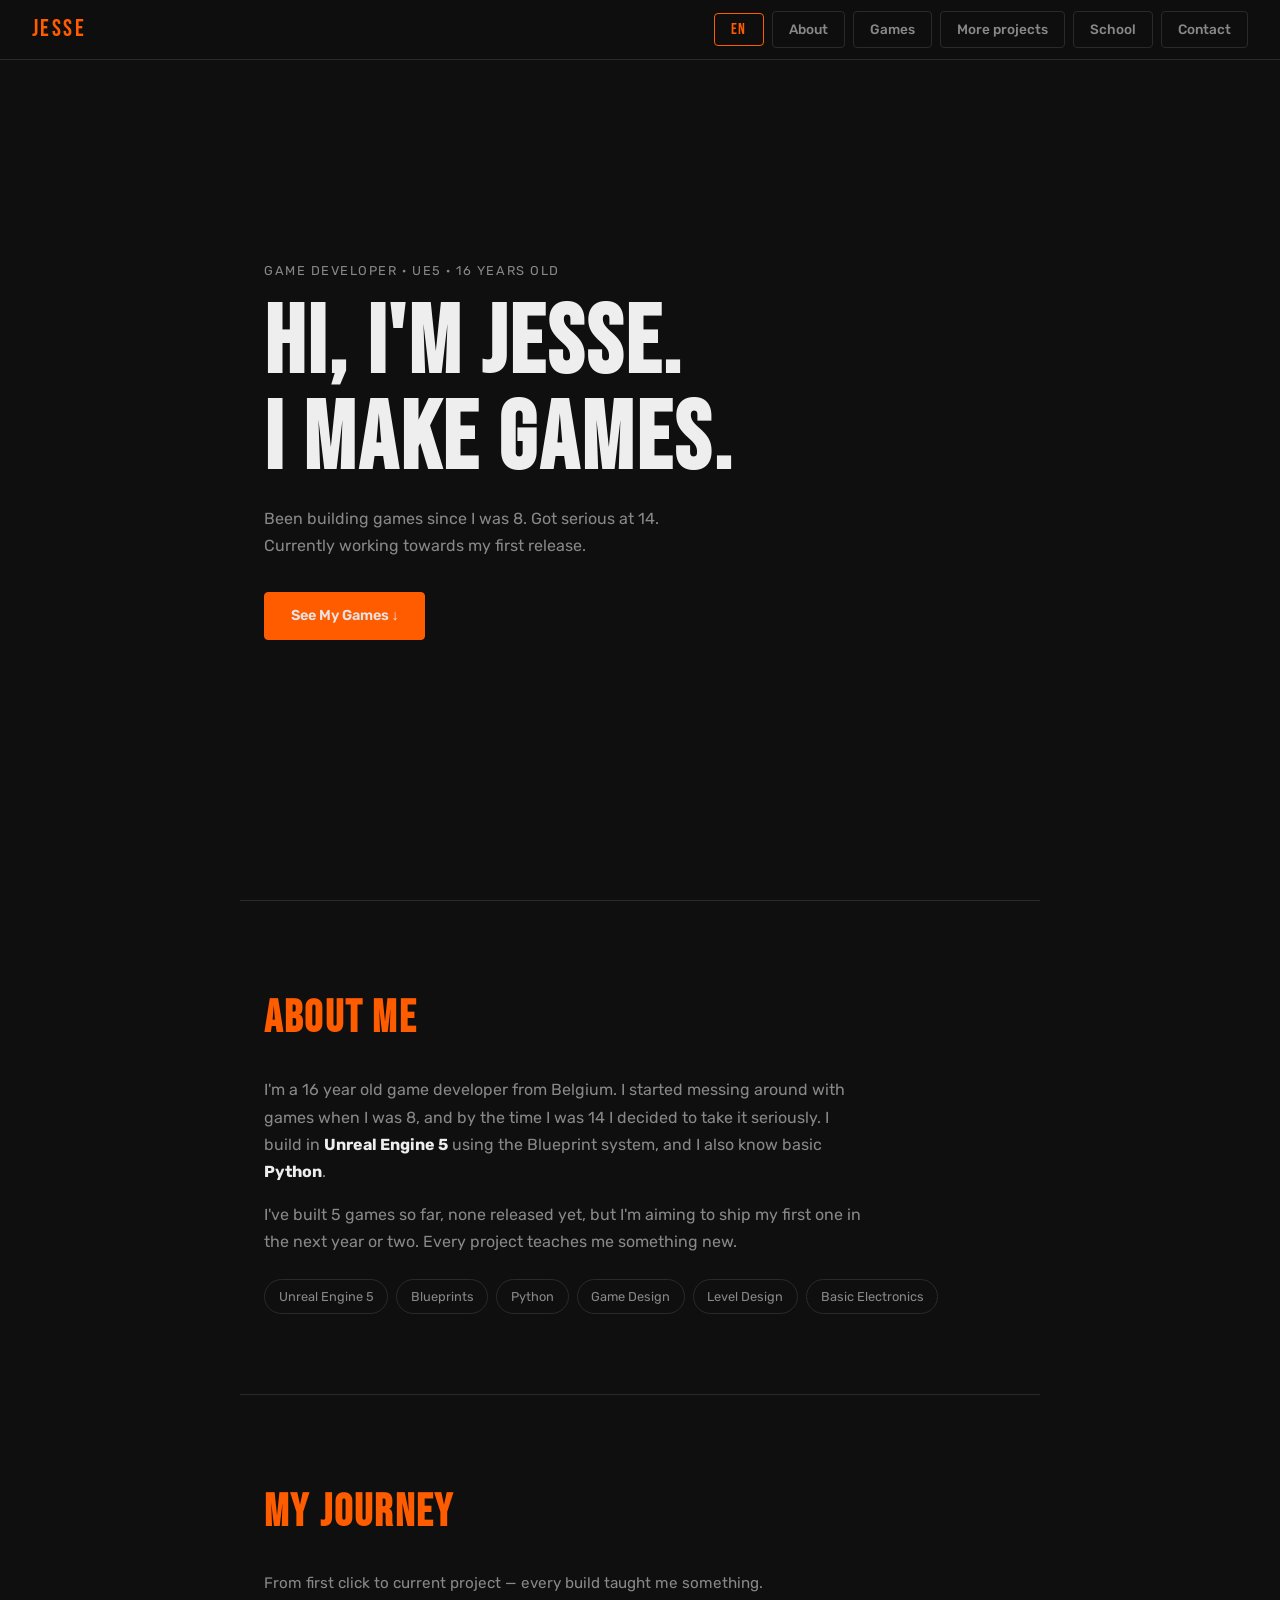
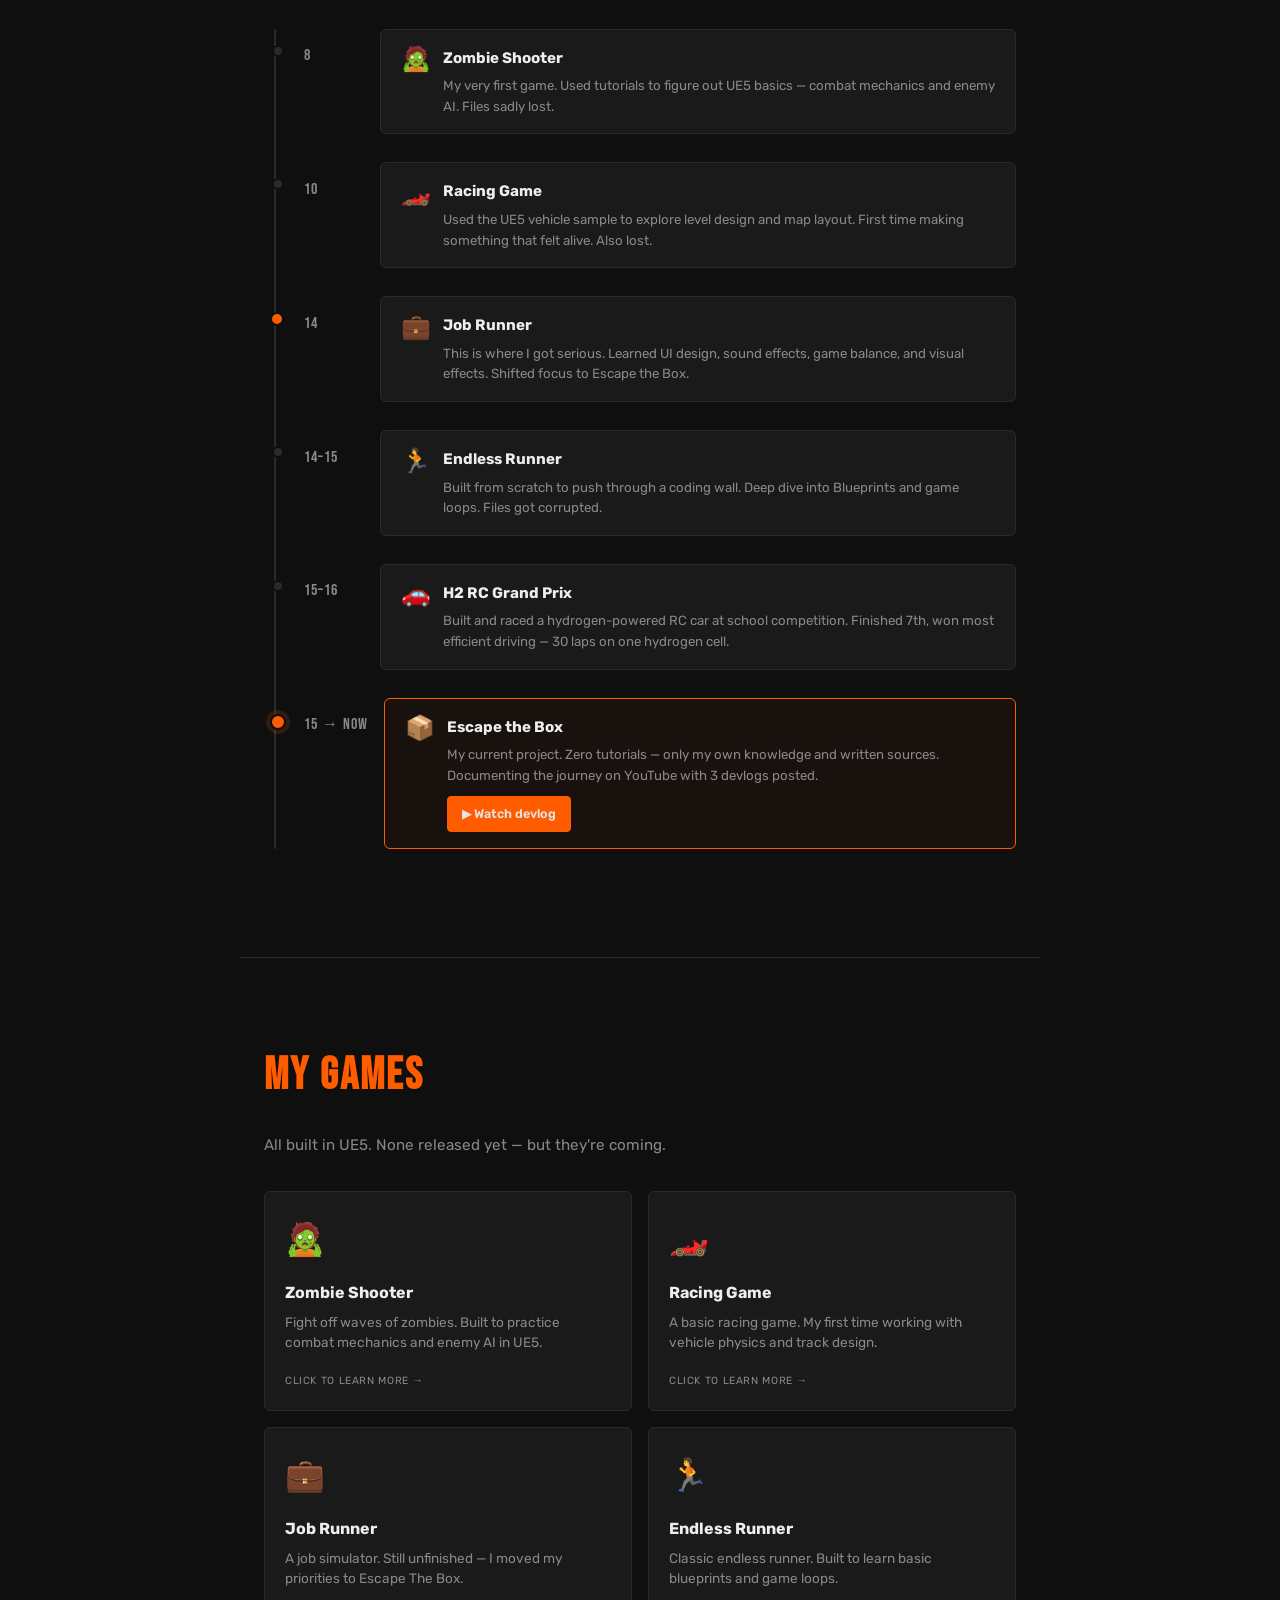
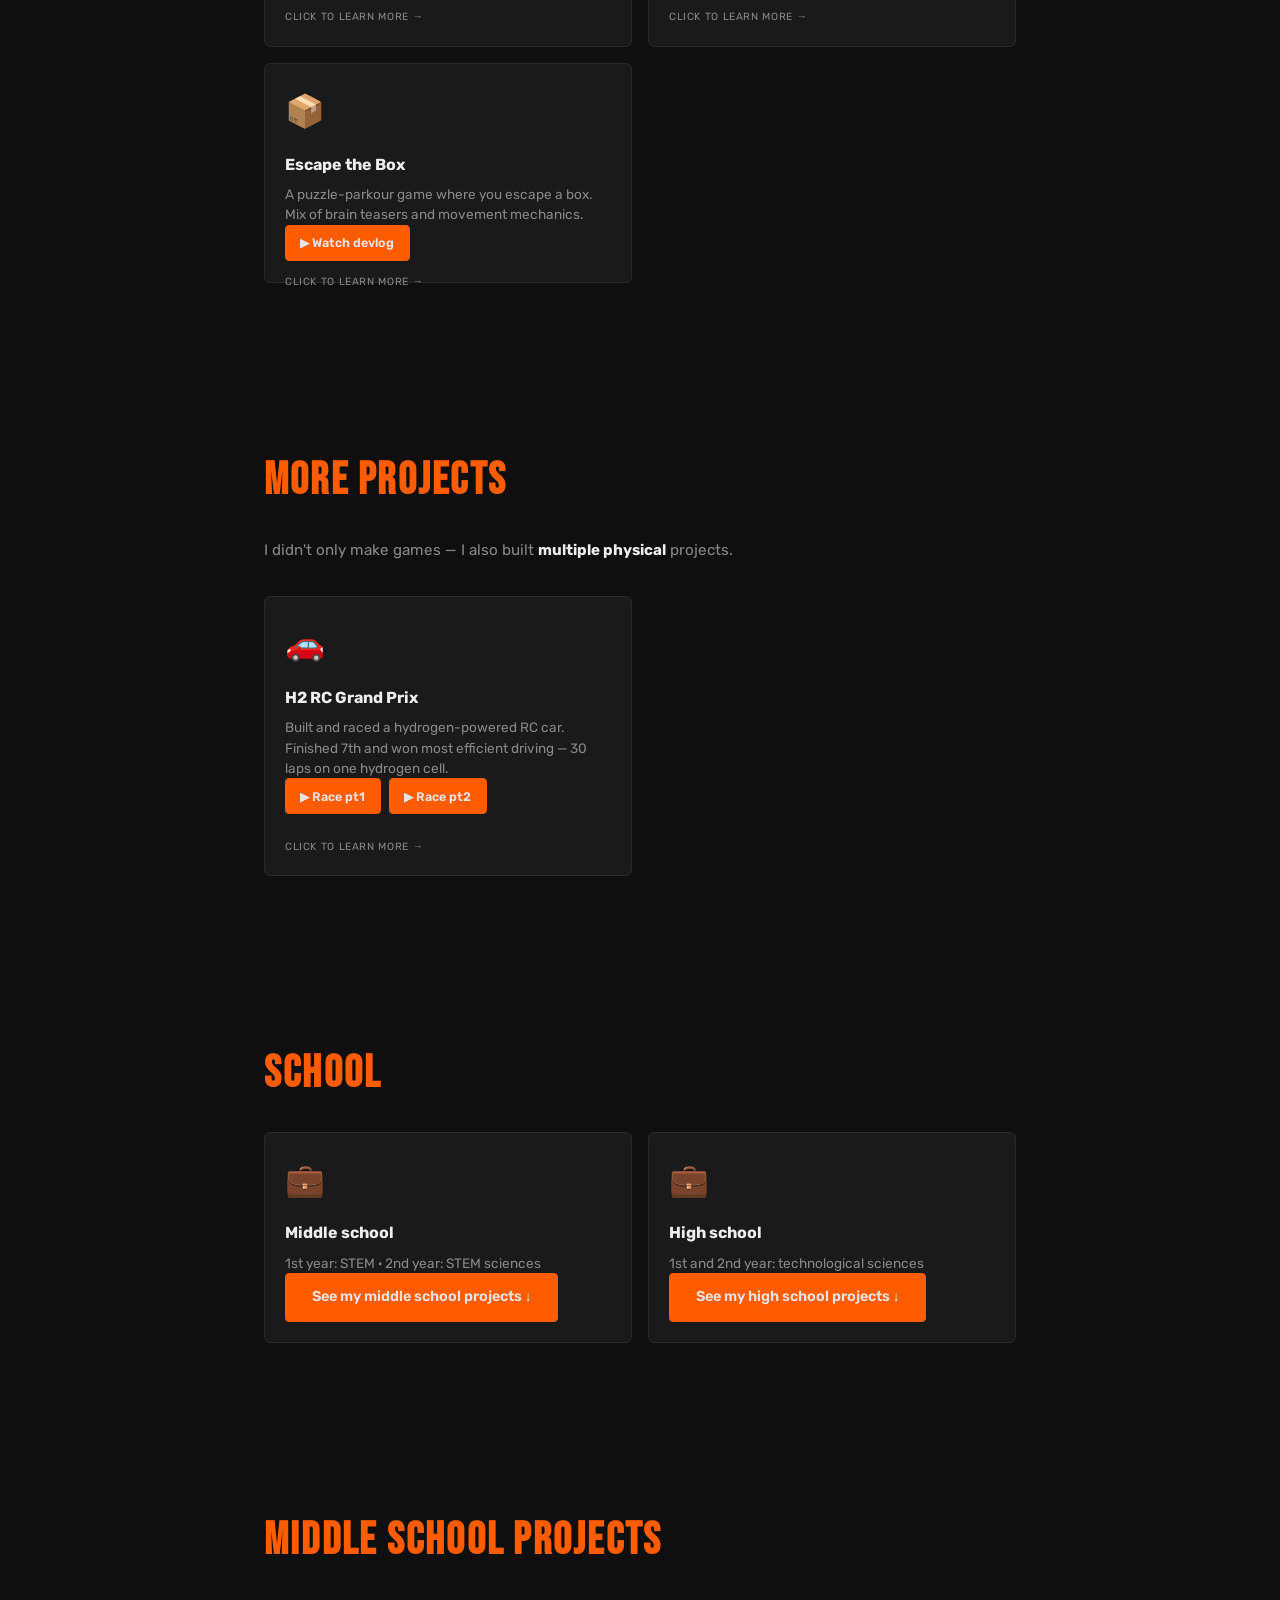
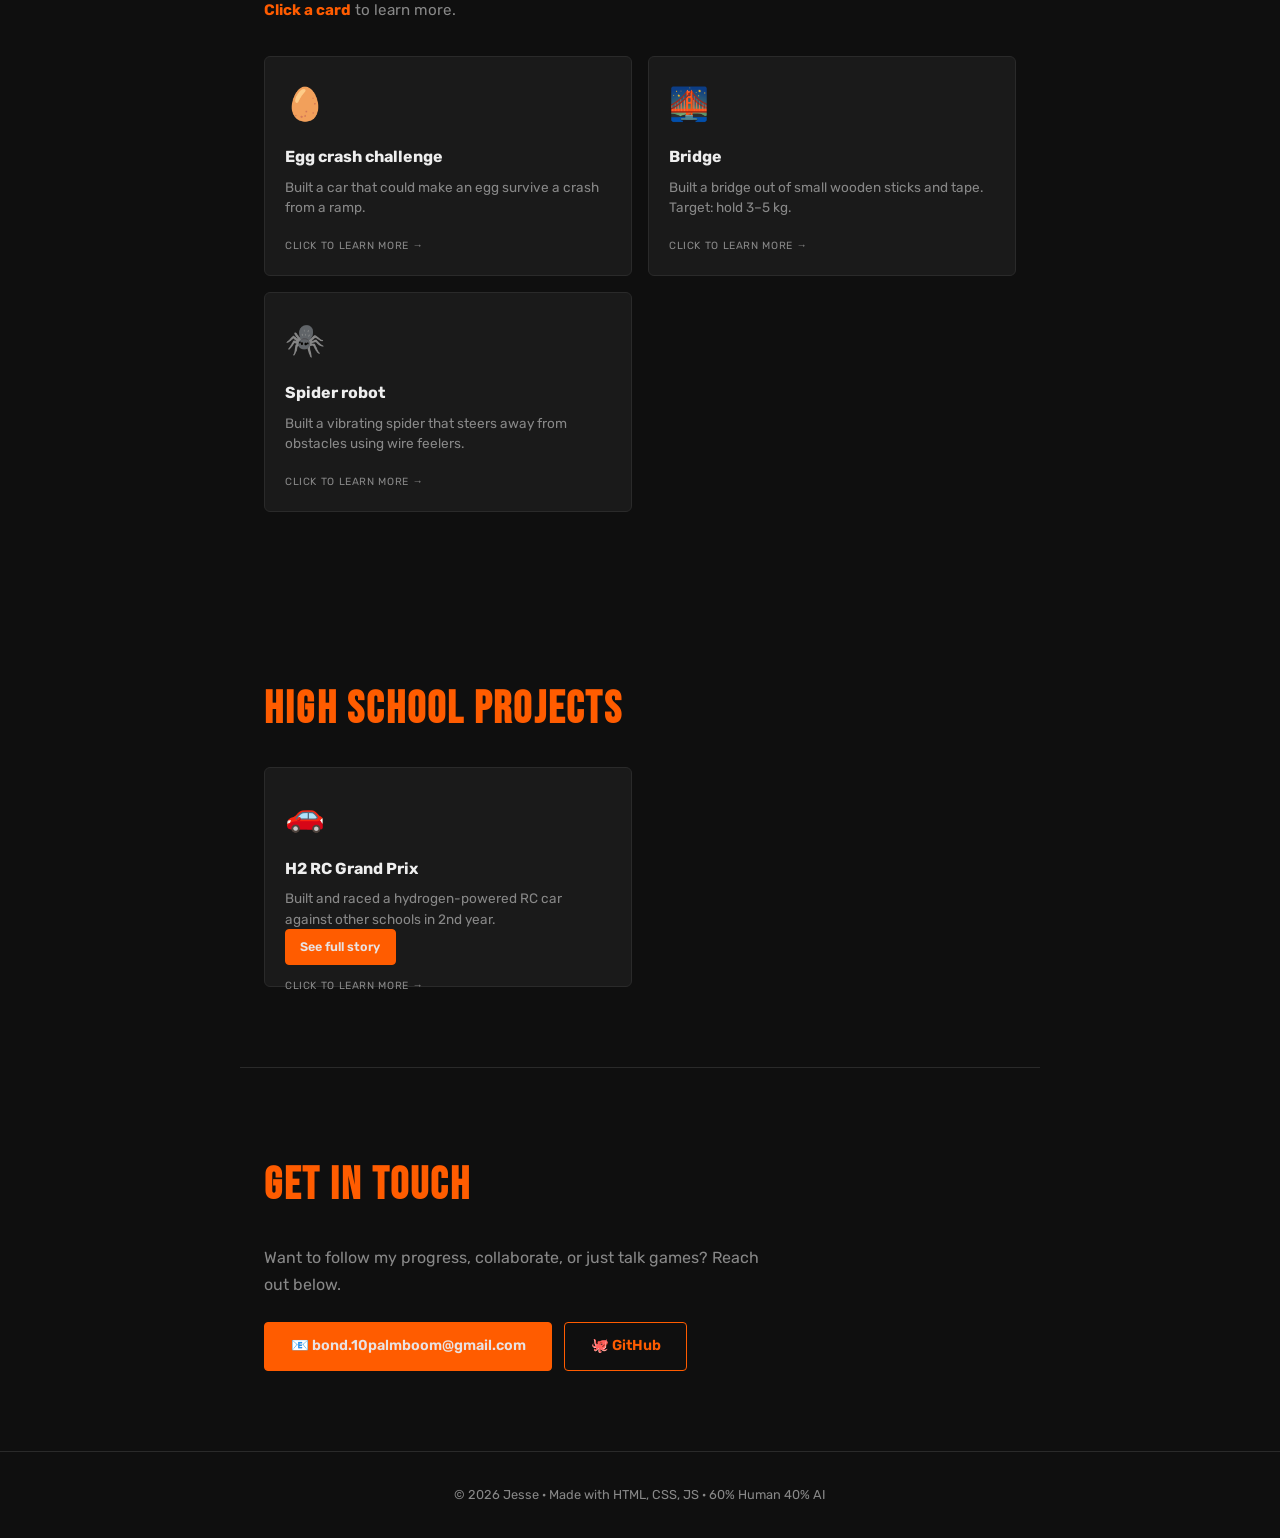
<file: index.html>
<!DOCTYPE html>
<html lang="en">
<head>
  <meta charset="UTF-8" />
  <meta name="viewport" content="width=device-width, initial-scale=1.0"/>
  <title>Jesse Portfolio</title>
  <link href="https://fonts.googleapis.com/css2?family=Bebas+Neue&family=Rubik:wght@300;400;500;700&display=swap" rel="stylesheet"/>
  <link rel="stylesheet" href="styles.css"/>
  <link rel="stylesheet" href="devlog.css"/>
</head>
<body>

  <!-- ========== NAVBAR ========== -->
  <nav>
    <div class="logo">JESSE</div>
    <!-- nav-right: hamburger (mobile only) + language button -->
    <div class="nav-right" style="display:flex;align-items:center;gap:0.5rem;margin-left:auto">
      <button class="hamburger" id="hamburger" aria-label="Open menu">
        <span></span><span></span><span></span>
      </button>
      <button class="lang-btn" id="lang-toggle" aria-label="Switch language">
        <span class="lang-label">EN</span>
      </button>
    </div>
    <div class="nav-links">
      <a href="#about"   data-i18n="nav_about">About</a>
      <a href="#games"   data-i18n="nav_games">Games</a>
      <a href="#more"    data-i18n="nav_more">More projects</a>
      <a href="#school"  data-i18n="nav_school">School</a>
      <a href="#contact" data-i18n="nav_contact">Contact</a>
    </div>
  </nav>

  <!-- ========== HERO ========== -->
  <section id="hero">
    <p class="hero-label" data-i18n="hero_label">Game Developer · UE5 · 16 years old</p>
    <h1 data-i18n="hero_h1">Hi, I'm Jesse.<br/>I make games.</h1>
    <p class="hero-sub" data-i18n="hero_sub">
      Been building games since I was 8. Got serious at 14.<br/>
      Currently working towards my first release.
    </p>
    <a href="#games" class="btn" data-i18n="hero_cta">See My Games ↓</a>
  </section>

  <!-- ========== ABOUT ========== -->
  <section id="about">
    <h2 data-i18n="about_title">About Me</h2>
    <p data-i18n="about_p1">
      I'm a 16 year old game developer from Belgium. I started messing around with
      games when I was 8, and by the time I was 14 I decided to take it seriously.
      I build in <strong>Unreal Engine 5</strong> using the Blueprint system,
      and I also know basic <strong>Python</strong>.
    </p>
    <p data-i18n="about_p2">
      I've built 5 games so far, none released yet, but I'm aiming to ship my
      first one in the next year or two. Every project teaches me something new.
    </p>

    <div class="tags">
      <span>Unreal Engine 5</span>
      <span>Blueprints</span>
      <span>Python</span>
      <span>Game Design</span>
      <span>Level Design</span>
      <span>Basic Electronics</span>
    </div>
  </section>

  <!-- ========== TIMELINE ========== -->
  <section id="timeline">
    <h2 data-i18n="timeline_title">My Journey</h2>
    <p class="section-sub" data-i18n="timeline_sub">From first click to current project — every build taught me something.</p>

    <div class="timeline">

      <div class="tl-item">
        <div class="tl-dot"></div>
        <div class="tl-age">8</div>
        <div class="tl-card">
          <div class="tl-icon">🧟</div>
          <div class="tl-body">
            <h3 data-i18n="tl1_title">Zombie Shooter</h3>
            <p data-i18n="tl1_desc">My very first game. Used tutorials to figure out UE5 basics — combat mechanics and enemy AI. Files sadly lost.</p>
          </div>
        </div>
      </div>

      <div class="tl-item">
        <div class="tl-dot"></div>
        <div class="tl-age">10</div>
        <div class="tl-card">
          <div class="tl-icon">🏎️</div>
          <div class="tl-body">
            <h3 data-i18n="tl2_title">Racing Game</h3>
            <p data-i18n="tl2_desc">Used the UE5 vehicle sample to explore level design and map layout. First time making something that felt alive. Also lost.</p>
          </div>
        </div>
      </div>

      <div class="tl-item tl-milestone">
        <div class="tl-dot"></div>
        <div class="tl-age">14</div>
        <div class="tl-card">
          <div class="tl-icon">💼</div>
          <div class="tl-body">
            <h3 data-i18n="tl3_title">Job Runner <span class="tl-badge" data-i18n="tl_milestone">Turning point</span></h3>
            <p data-i18n="tl3_desc">This is where I got serious. Learned UI design, sound effects, game balance, and visual effects. Shifted focus to Escape the Box.</p>
          </div>
        </div>
      </div>

      <div class="tl-item">
        <div class="tl-dot"></div>
        <div class="tl-age">14–15</div>
        <div class="tl-card">
          <div class="tl-icon">🏃</div>
          <div class="tl-body">
            <h3 data-i18n="tl4_title">Endless Runner</h3>
            <p data-i18n="tl4_desc">Built from scratch to push through a coding wall. Deep dive into Blueprints and game loops. Files got corrupted.</p>
          </div>
        </div>
      </div>

      <div class="tl-item">
        <div class="tl-dot"></div>
        <div class="tl-age">15–16</div>
        <div class="tl-card">
          <div class="tl-icon">🚗</div>
          <div class="tl-body">
            <h3 data-i18n="tl5_title">H2 RC Grand Prix</h3>
            <p data-i18n="tl5_desc">Built and raced a hydrogen-powered RC car at school competition. Finished 7th, won most efficient driving — 30 laps on one hydrogen cell.</p>
          </div>
        </div>
      </div>

      <div class="tl-item tl-active">
        <div class="tl-dot"></div>
        <div class="tl-age" data-i18n="tl_now">15-now</div>
        <div class="tl-card">
          <div class="tl-icon">📦</div>
          <div class="tl-body">
            <h3 data-i18n="tl6_title">Escape the Box <span class="wip" data-i18n="tl_wip">In Progress</span></h3>
            <p data-i18n="tl6_desc">My current project. Zero tutorials — only my own knowledge and written sources. Documenting the journey on YouTube with 3 devlogs posted.</p>
            <a href="devlog.html" class="btn small" style="margin-top:0.6rem" data-i18n="tl6_cta">▶ Watch devlog</a>
          </div>
        </div>
      </div>

    </div>
  </section>

  <!-- ========== GAMES ========== -->
  <section id="games">
    <h2 data-i18n="games_title">My Games</h2>
    <p class="section-sub" data-i18n="games_sub">All built in UE5. None released yet — but they're coming. <strong style="color:var(--accent)" data-i18n="click_hint">Click a card</strong> to learn more.</p>

    <div class="games-grid">

      <!-- Zombie Shooter -->
      <div class="flip-card">
        <div class="flip-inner">
          <div class="flip-front">
            <div class="game-icon">🧟</div>
            <div class="game-body">
              <h3 data-i18n="g1_title">Zombie Shooter</h3>
              <p data-i18n="g1_short">Fight off waves of zombies. Built to practice combat mechanics and enemy AI in UE5.</p>
            </div>
            <span class="flip-hint" data-i18n="flip_hint">click to learn more →</span>
          </div>
          <div class="flip-back">
            <h3>🧟 <span data-i18n="g1_title">Zombie Shooter</span></h3>
            <p data-i18n="g1_long1">One of my first projects, started at age 9 with the help of tutorials.</p>
            <p data-i18n="g1_long2">It wasn't the greatest game, but it was a fun introduction to game development and got me hooked on building things in UE5.</p>
            <p data-i18n="g1_long3">Sadly, I can no longer find the files.</p>
          </div>
        </div>
      </div>

      <!-- Racing Game -->
      <div class="flip-card">
        <div class="flip-inner">
          <div class="flip-front">
            <div class="game-icon">🏎️</div>
            <div class="game-body">
              <h3 data-i18n="g2_title">Racing Game</h3>
              <p data-i18n="g2_short">A basic racing game. My first time working with vehicle physics and track design.</p>
            </div>
            <span class="flip-hint" data-i18n="flip_hint">click to learn more →</span>
          </div>
          <div class="flip-back">
            <h3>🏎️ <span data-i18n="g2_title">Racing Game</span></h3>
            <p data-i18n="g2_long1">A fun project where I really leaned into level design and tried to make something feel alive. (Age 10)</p>
            <p data-i18n="g2_long2">I used the basic car sample in UE5 and focused heavily on the layout of the map.</p>
            <p data-i18n="g2_long3">Sadly, these files are also lost.</p>
          </div>
        </div>
      </div>

      <!-- Job Runner -->
      <div class="flip-card">
        <div class="flip-inner">
          <div class="flip-front">
            <div class="game-icon">💼</div>
            <div class="game-body">
              <h3 data-i18n="g3_title">Job Runner</h3>
              <p data-i18n="g3_short">A job simulator. Still unfinished — I moved my priorities to Escape The Box.</p>
            </div>
            <span class="flip-hint" data-i18n="flip_hint">click to learn more →</span>
          </div>
          <div class="flip-back">
            <h3>💼 <span data-i18n="g3_title">Job Runner</span></h3>
            <p data-i18n="g3_long1">Started around age 14. This was a serious project and a really important one for me.</p>
            <p data-i18n="g3_long2">I learned UI design, sound effects, game balance, visual effects, and much more.</p>
            <p data-i18n="g3_long3">This was definitely the project that made me take game development seriously.</p>
          </div>
        </div>
      </div>

      <!-- Endless Runner -->
      <div class="flip-card">
        <div class="flip-inner">
          <div class="flip-front">
            <div class="game-icon">🏃</div>
            <div class="game-body">
              <h3 data-i18n="g4_title">Endless Runner</h3>
              <p data-i18n="g4_short">Classic endless runner. Built to learn basic blueprints and game loops.</p>
            </div>
            <span class="flip-hint" data-i18n="flip_hint">click to learn more →</span>
          </div>
          <div class="flip-back">
            <h3>🏃 <span data-i18n="g4_title">Endless Runner</span></h3>
            <p data-i18n="g4_long1">Started right after hitting a coding wall in my previous game. I needed to really learn how to code, so I built this from scratch. (Age 14–15)</p>
            <p data-i18n="g4_long2">It was a fun project, but sadly the files got corrupted and couldn't be recovered.</p>
          </div>
        </div>
      </div>

      <!-- Escape The Box -->
      <div class="flip-card">
        <div class="flip-inner">
          <div class="flip-front">
            <div class="game-icon">📦</div>
            <div class="game-body">
              <h3 data-i18n="g5_title">Escape the Box <span class="wip" data-i18n="tl_wip">In Progress</span></h3>
              <p data-i18n="g5_short">A puzzle-parkour game where you escape a box. Mix of brain teasers and movement mechanics.</p>
              <a href="devlog.html" class="btn small" onclick="event.stopPropagation()" data-i18n="tl6_cta">▶ Watch progress</a>
            </div>
            <span class="flip-hint" data-i18n="flip_hint">click to learn more →</span>
          </div>
          <div class="flip-back">
            <h3>📦 <span data-i18n="g5_title_short">Escape the Box</span></h3>
            <p data-i18n="g5_long1">My current project, started at 15. I challenged myself to use zero tutorials — only my own knowledge and sources like Google, Reddit, and GitHub.</p>
            <p data-i18n="g5_long2">I also decided to document the journey, so I created a YouTube channel and have posted multiple devlogs so far.</p>
            <p data-i18n="g5_long3">Still actively working on this one.</p>
            <a href="devlog.html" class="btn small" onclick="event.stopPropagation()" style="margin-top:auto" data-i18n="tl6_cta">▶ Watch devlog</a>
          </div>
        </div>
      </div>

    </div>
  </section>

  <!-- ========== MORE PROJECTS ========== -->
  <section id="more">
    <h2 data-i18n="more_title">More projects</h2>
    <p class="section-sub" data-i18n="more_sub">I didn't only make games — I also built <strong>multiple physical</strong> projects. <strong style="color:var(--accent)" data-i18n="click_hint">Click a card</strong> to learn more.</p>

    <div class="games-grid">

      <!-- Hydrogen car -->
      <div class="flip-card" style="height:280px">
        <div class="flip-inner">
          <div class="flip-front">
            <div class="game-icon">🚗</div>
            <div class="game-body">
              <h3 data-i18n="h2_title">H2 RC Grand Prix</h3>
              <p data-i18n="h2_short">Built and raced a hydrogen-powered RC car. Finished 7th and won most efficient driving — 30 laps on one hydrogen cell.</p>
              <div style="display:flex;gap:0.5rem;flex-wrap:wrap">
                <a href="https://www.youtube.com/live/xzpAVZTHd-0" target="_blank" class="btn small" onclick="event.stopPropagation()" data-i18n="race_pt1">▶ Race pt1</a>
                <a href="https://www.youtube.com/live/OE5Fio9vvCQ" target="_blank" class="btn small" onclick="event.stopPropagation()" data-i18n="race_pt2">▶ Race pt2</a>
              </div>
            </div>
            <span class="flip-hint" data-i18n="flip_hint">click to learn more →</span>
          </div>
          <div class="flip-back">
            <h3>🚗 <span data-i18n="h2_title">H2 RC Grand Prix</span></h3>
            <p data-i18n="h2_long1">We were provided with basic materials including HydroSticks and had to build a functional vehicle under strict constraints.</p>
            <p data-i18n="h2_long2">I took initiative across multiple areas due to limited team leadership — coordinating tasks, doing 3D and body design, and handling electronics.</p>
            <p data-i18n="h2_long3">One of our key innovations was a custom shock absorption system to protect the CPU during rear impacts.</p>
            <p data-i18n="h2_long4">I developed practical skills in mechanics, leadership, task planning, and team coordination.</p>
          </div>
        </div>
      </div>

    </div>
  </section>

  <!-- ========== SCHOOL ========== -->
  <section id="school">
    <h2 data-i18n="school_title">School</h2>

    <div class="games-grid">
      <div class="game-card">
        <div class="game-icon">💼</div>
        <div class="game-body">
          <h3 data-i18n="ms_title">Middle school</h3>
          <p data-i18n="ms_years">1st year: STEM · 2nd year: STEM sciences</p>
          <a href="#middle-school" class="btn" data-i18n="ms_cta">See my middle school projects ↓</a>
        </div>
      </div>
      <div class="game-card">
        <div class="game-icon">💼</div>
        <div class="game-body">
          <h3 data-i18n="hs_title">High school</h3>
          <p data-i18n="hs_years">1st and 2nd year: technological sciences</p>
          <a href="#high-school" class="btn" data-i18n="hs_cta">See my high school projects ↓</a>
        </div>
      </div>
    </div>
  </section>

  <!-- ========== MIDDLE SCHOOL PROJECTS ========== -->
  <section id="middle-school">
    <h2 data-i18n="ms_proj_title">Middle school projects</h2>
    <p class="section-sub"><strong style="color:var(--accent)" data-i18n="click_hint">Click a card</strong> to learn more.</p>

    <div class="games-grid">

      <!-- Egg crash -->
      <div class="flip-card">
        <div class="flip-inner">
          <div class="flip-front">
            <div class="game-icon">🥚</div>
            <div class="game-body">
              <h3 data-i18n="egg_title">Egg crash challenge</h3>
              <p data-i18n="egg_short">Built a car that could make an egg survive a crash from a ramp.</p>
            </div>
            <span class="flip-hint" data-i18n="flip_hint">click to learn more →</span>
          </div>
          <div class="flip-back">
            <h3>🥚 <span data-i18n="egg_title">Egg crash challenge</span></h3>
            <p data-i18n="egg_long1">We had to build a small wooden car entirely from our own imagination.</p>
            <p data-i18n="egg_long2">I surrounded the car with sponges to absorb impact, and designed a cushioned compartment for the egg connected only by rubber bands — so it could move forward and backward and wouldn't stop abruptly.</p>
          </div>
        </div>
      </div>

      <!-- Bridge -->
      <div class="flip-card">
        <div class="flip-inner">
          <div class="flip-front">
            <div class="game-icon">🌉</div>
            <div class="game-body">
              <h3 data-i18n="bridge_title">Bridge</h3>
              <p data-i18n="bridge_short">Built a bridge out of small wooden sticks and tape. Target: hold 3–5 kg.</p>
            </div>
            <span class="flip-hint" data-i18n="flip_hint">click to learn more →</span>
          </div>
          <div class="flip-back">
            <h3>🌉 <span data-i18n="bridge_title">Bridge</span></h3>
            <p data-i18n="bridge_long1">Built in a group of 3 with only 4 hours of work time per week over 2 weeks.</p>
            <p data-i18n="bridge_long2">We researched different bridge designs, then went with an interlocked stick design reinforced with tape.</p>
            <p data-i18n="bridge_long3">On test day our bridge was dropped on the way to the test — it still held 3.5 kg and we scored around 60%.</p>
          </div>
        </div>
      </div>

      <!-- Spider -->
      <div class="flip-card">
        <div class="flip-inner">
          <div class="flip-front">
            <div class="game-icon">🕷️</div>
            <div class="game-body">
              <h3 data-i18n="spider_title">Spider robot</h3>
              <p data-i18n="spider_short">Built a vibrating spider that steers away from obstacles using wire feelers.</p>
            </div>
            <span class="flip-hint" data-i18n="flip_hint">click to learn more →</span>
          </div>
          <div class="flip-back">
            <h3>🕷️ <span data-i18n="spider_title">Spider robot</span></h3>
            <p data-i18n="spider_long1">Wire feelers acted as whiskers — when one bent on contact with an object, the spider turned in the opposite direction.</p>
            <p data-i18n="spider_long2">Components: a battery, a small vibration motor, wires, and button-style switches with long handles for the whiskers.</p>
            <p data-i18n="spider_long3">My first real hands-on experience with basic electronics.</p>
          </div>
        </div>
      </div>

    </div>
  </section>

  <!-- ========== HIGH SCHOOL PROJECTS ========== -->
  <section id="high-school">
    <h2 data-i18n="hs_proj_title">High school projects</h2>

    <div class="games-grid">
      <div class="flip-card">
        <div class="flip-inner">
          <div class="flip-front">
            <div class="game-icon">🚗</div>
            <div class="game-body">
              <h3 data-i18n="h2_title">Hydro RC car</h3>
              <p data-i18n="hrc_short">Built and raced a hydrogen-powered RC car against other schools in 2nd year.</p>
              <a href="#more" class="btn small" onclick="event.stopPropagation()" data-i18n="full_story">See full story</a>
            </div>
            <span class="flip-hint" data-i18n="flip_hint">click to learn more →</span>
          </div>
          <div class="flip-back">
            <h3>🚗 <span data-i18n="h2_title">Hydro RC car</span></h3>
            <p data-i18n="hrc_long1">In 2nd year of high school we had to build a hydrogen-powered RC car and race other schools.</p>
            <p data-i18n="hrc_long2">We finished 7th overall and won the award for most efficient driving — 30 laps on a single hydrogen cell.</p>
            <p data-i18n="hrc_long3">I handled 3D design, body design, electronics, and drove in the race.</p>
          </div>
        </div>
      </div>
    </div>
  </section>

  <!-- ========== CONTACT ========== -->
  <section id="contact">
    <h2 data-i18n="contact_title">Get In Touch</h2>
    <p data-i18n="contact_p">Want to follow my progress, collaborate, or just talk games? Reach out below.</p>
    <div class="contact-links">
      <a href="mailto:bond.10palmboom@gmail.com" class="btn">📧 bond.10palmboom@gmail.com</a>
      <a href="https://github.com/Bond-Jesse" target="_blank" class="btn outline">🐙 GitHub</a>
    </div>
  </section>

  <!-- ========== FOOTER ========== -->
  <footer>
    <p>© 2026 Jesse · Made with HTML, CSS, JS · 60% Human 40% AI</p>
  </footer>

  <script src="function.JS"></script>
</body>
</html>
</file>
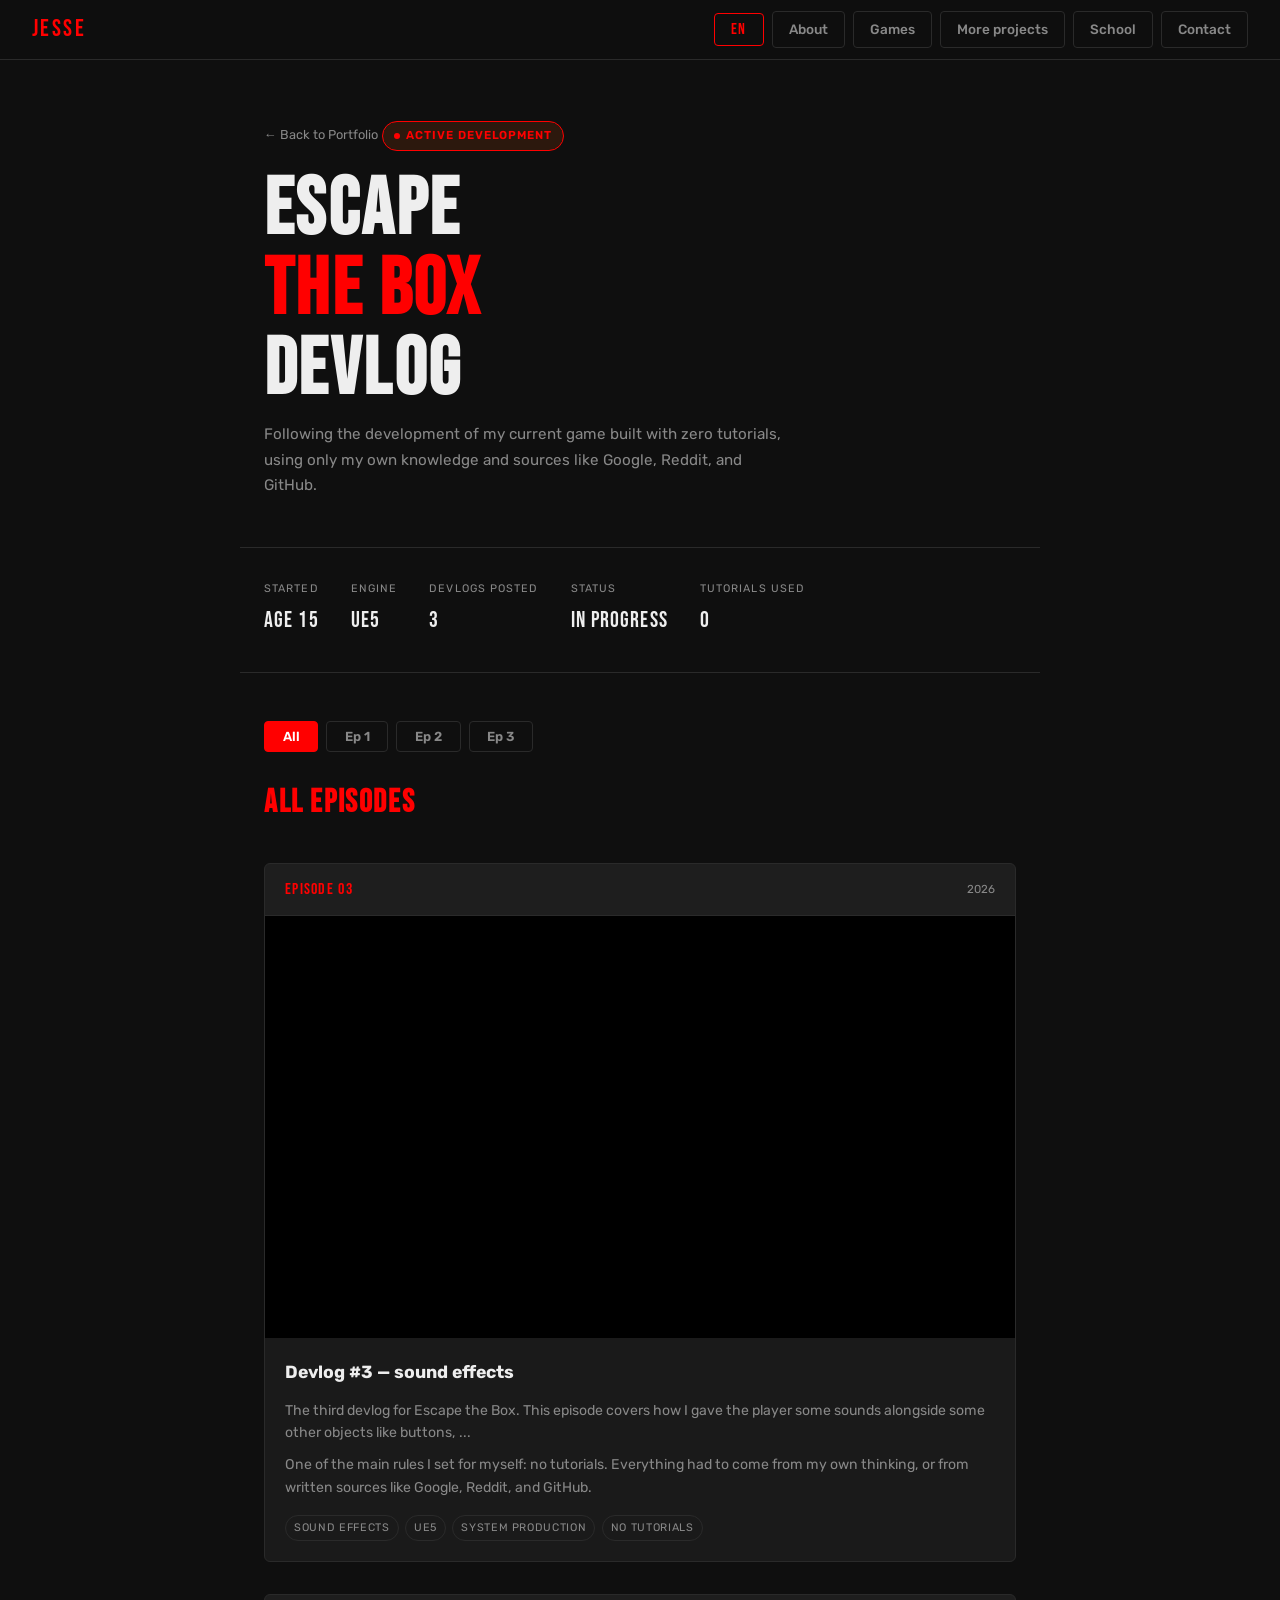
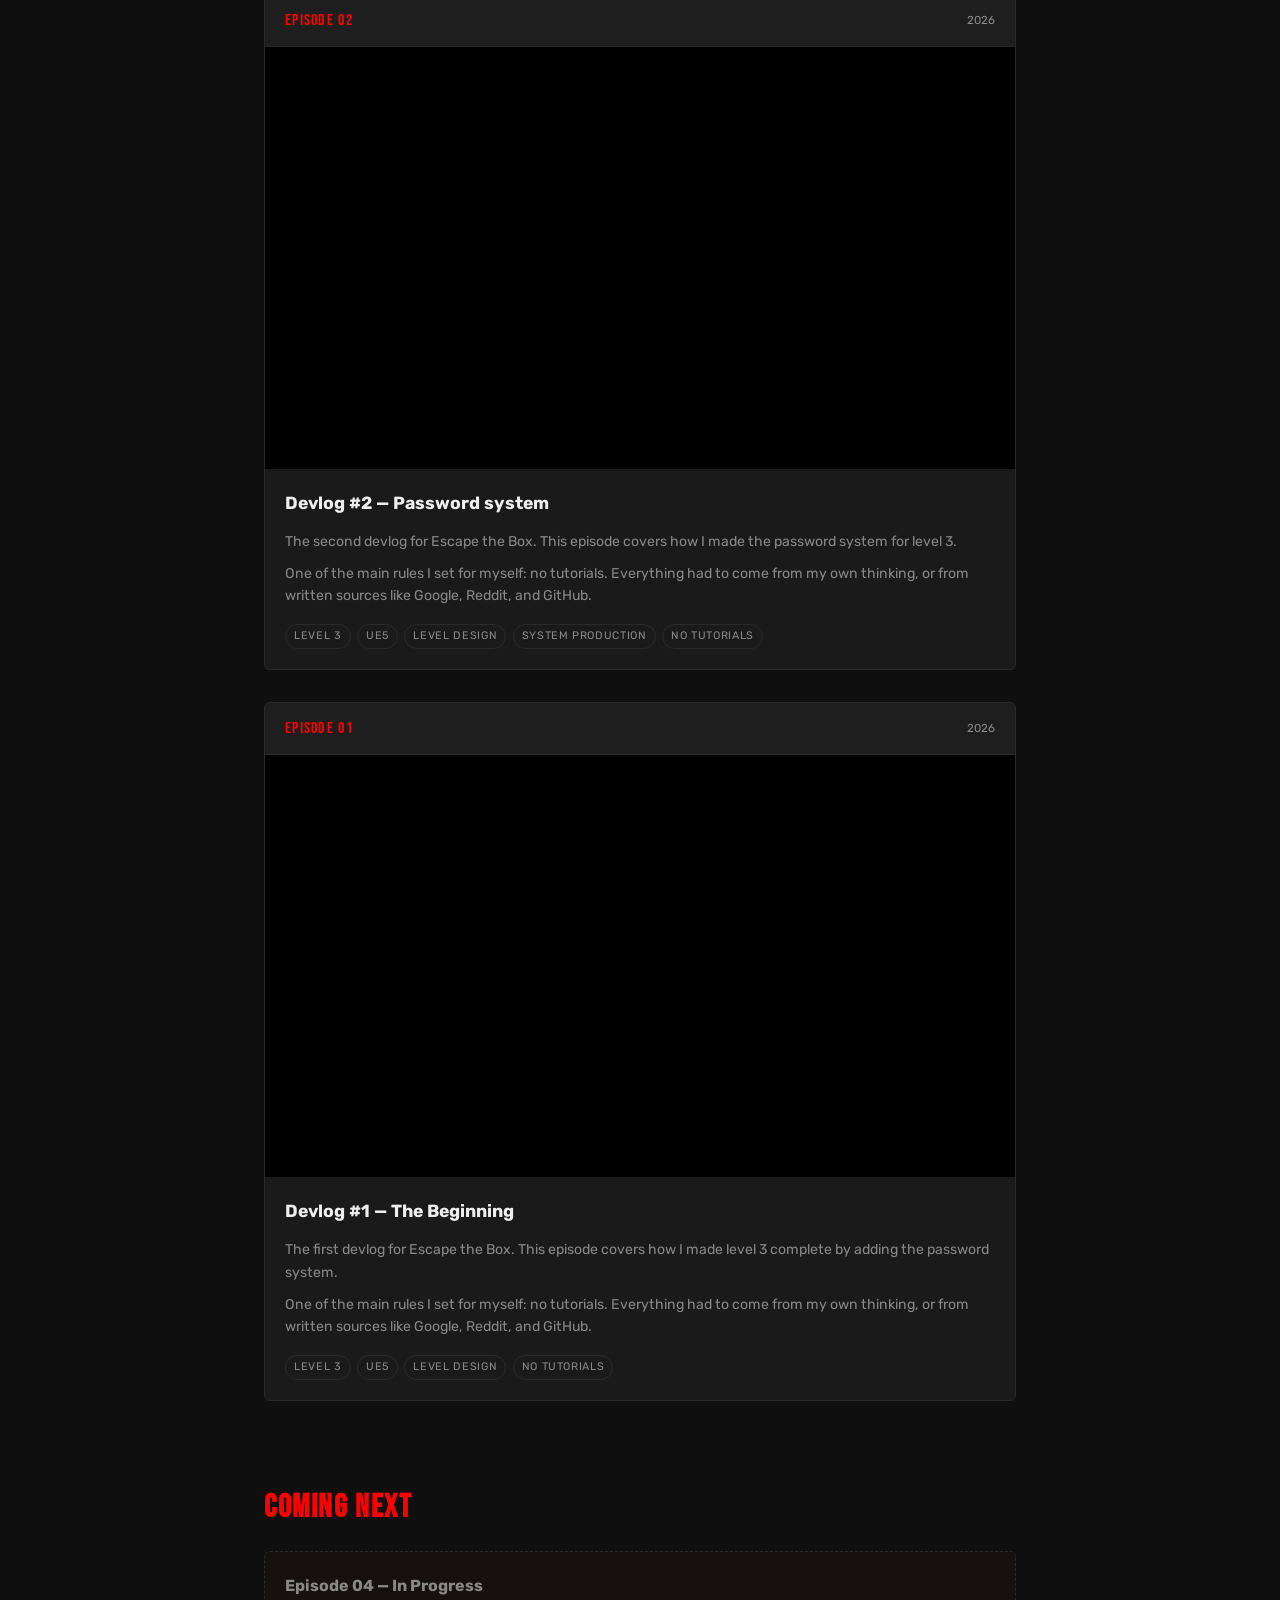
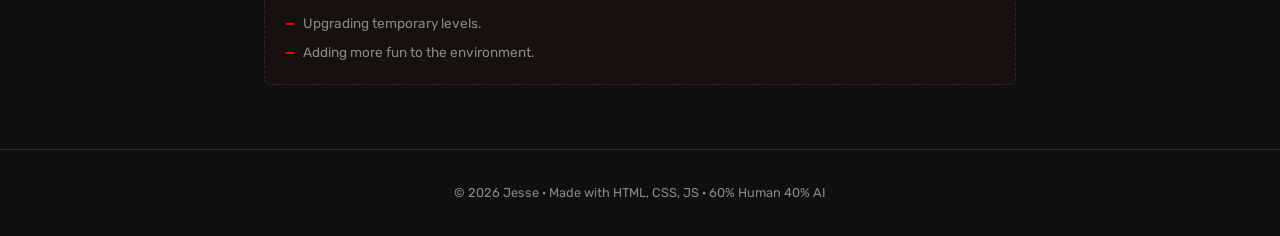
<file: devlog.html>
<!DOCTYPE html>
<html lang="en">
<head>
  <meta charset="UTF-8" />
  <meta name="viewport" content="width=device-width, initial-scale=1.0"/>
  <title>Progress Escape the Box</title>
  <link href="https://fonts.googleapis.com/css2?family=Bebas+Neue&family=Rubik:wght@300;400;500;700&display=swap" rel="stylesheet"/>
  <link rel="stylesheet" href="devlog.css"/>
  <link rel="stylesheet" href="styles.css"/>
</head>
<body>

  <!-- ========== NAVBAR ========== -->
  <nav>
    <div class="logo">JESSE</div>
    <div class="nav-right" style="display:flex;align-items:center;gap:0.5rem;margin-left:auto">
      <button class="hamburger" id="hamburger" aria-label="Open menu">
        <span></span><span></span><span></span>
      </button>
      <button class="lang-btn" id="lang-toggle" aria-label="Switch language">
        <span class="lang-label">EN</span>
      </button>
    </div>
    <div class="nav-links">
      <a href="index.html#about"   data-i18n="nav_about">About</a>
      <a href="index.html#games"   data-i18n="nav_games">Games</a>
      <a href="index.html#more"    data-i18n="nav_more">More Projects</a>
      <a href="index.html#school"  data-i18n="nav_school">School</a>
      <a href="index.html#contact" data-i18n="nav_contact">Contact</a>
    </div>
  </nav>

  <!-- ========== PAGE HEADER ========== -->
  <div class="devlog-header">
    <a href="index.html" class="back-link" data-i18n="back_link">← Back to Portfolio</a>

    <div class="live-badge">
      <div class="live-dot"></div>
      <span data-i18n="live_badge">Active Development</span>
    </div>

    <h1>Escape<br/><span>the Box</span><br/>Devlog</h1>
    <p data-i18n="header_desc">
      Following the development of my current game built with zero tutorials,
      using only my own knowledge and sources like Google, Reddit, and GitHub.
    </p>
  </div>

  <!-- ========== QUICK STATS ========== -->
  <div class="devlog-stats">
    <div class="devlog-stat">
      <span class="label" data-i18n="stat_started">Started</span>
      <span class="value" data-i18n="stat_started_val">Age 15</span>
    </div>
    <div class="devlog-stat">
      <span class="label" data-i18n="stat_engine">Engine</span>
      <span class="value">UE5</span>
    </div>
    <div class="devlog-stat">
      <span class="label" data-i18n="stat_devlogs">Devlogs Posted</span>
      <span class="value">3</span>
    </div>
    <div class="devlog-stat">
      <span class="label" data-i18n="stat_status">Status</span>
      <span class="value" data-i18n="stat_status_val">In Progress</span>
    </div>
    <div class="devlog-stat">
      <span class="label" data-i18n="stat_tutorials">Tutorials Used</span>
      <span class="value">0</span>
    </div>
  </div>

  <!-- ========== DEVLOG ENTRIES ========== -->
  <div class="devlog-entries">

    <!-- SEASON FILTER -->
    <div class="season-filter">
      <button class="season-btn active" onclick="filterSeason('all', this)" data-i18n="filter_all">All</button>
      <button class="season-btn" onclick="filterSeason('Ep-1', this)">Ep 1</button>
      <button class="season-btn" onclick="filterSeason('Ep-2', this)">Ep 2</button>
      <button class="season-btn" onclick="filterSeason('Ep-3', this)">Ep 3</button>
    </div>

    <h2 data-i18n="all_episodes">All Episodes</h2>

    <!-- Devlog 3 -->
    <article class="devlog-entry" data-season="Ep-3">
      <div class="entry-meta">
        <span class="entry-ep" data-i18n="ep3_label">Episode 03</span>
        <span class="entry-date">2026</span>
      </div>
      <div class="entry-video">
        <iframe
          src="https://www.youtube.com/embed/mMlzuJ8HJsE?si=1f0RAoYwl9DoXom-"
          title="How can adding sounds be so ... difficult?"
          allowfullscreen>
        </iframe>
      </div>
      <div class="entry-body">
        <h3 data-i18n="ep3_title">Devlog #3 — sound effects</h3>
        <p data-i18n="ep3_p1">The third devlog for Escape the Box. This episode covers how I gave the player some sounds alongside some other objects like buttons, ...</p>
        <p data-i18n="ep_rule">One of the main rules I set for myself: no tutorials. Everything had to come from my own thinking, or from written sources like Google, Reddit, and GitHub.</p>
        <div class="entry-tags">
          <span class="entry-tag" data-i18n="tag_sounds">sound effects</span>
          <span class="entry-tag">UE5</span>
          <span class="entry-tag" data-i18n="tag_sysprod">system production</span>
          <span class="entry-tag" data-i18n="tag_notut">No Tutorials</span>
        </div>
      </div>
    </article>

    <!-- Devlog 2 -->
    <article class="devlog-entry" data-season="Ep-2">
      <div class="entry-meta">
        <span class="entry-ep" data-i18n="ep2_label">Episode 02</span>
        <span class="entry-date">2026</span>
      </div>
      <div class="entry-video">
        <iframe
          src="https://www.youtube.com/embed/SSkUHn35lZs?si=hI6qvlRAQTDhjT-e"
          title="I Spent Hours Fixing This… Then It Crashed Devlog #2"
          allowfullscreen>
        </iframe>
      </div>
      <div class="entry-body">
        <h3 data-i18n="ep2_title">Devlog #2 — Password system</h3>
        <p data-i18n="ep2_p1">The second devlog for Escape the Box. This episode covers how I made the password system for level 3.</p>
        <p data-i18n="ep_rule">One of the main rules I set for myself: no tutorials. Everything had to come from my own thinking, or from written sources like Google, Reddit, and GitHub.</p>
        <div class="entry-tags">
          <span class="entry-tag" data-i18n="tag_lvl3">Level 3</span>
          <span class="entry-tag">UE5</span>
          <span class="entry-tag" data-i18n="tag_lvldesign">Level Design</span>
          <span class="entry-tag" data-i18n="tag_sysprod">system production</span>
          <span class="entry-tag" data-i18n="tag_notut">No Tutorials</span>
        </div>
      </div>
    </article>

    <!-- Devlog 1 -->
    <article class="devlog-entry" data-season="Ep-1">
      <div class="entry-meta">
        <span class="entry-ep" data-i18n="ep1_label">Episode 01</span>
        <span class="entry-date">2026</span>
      </div>
      <div class="entry-video">
        <iframe
          src="https://www.youtube.com/embed/lwHLXcfj8Lc"
          title="Escape the Box Devlog #1"
          allowfullscreen>
        </iframe>
      </div>
      <div class="entry-body">
        <h3 data-i18n="ep1_title">Devlog #1 — The Beginning</h3>
        <p data-i18n="ep1_p1">The first devlog for Escape the Box. This episode covers how I made level 3 complete by adding the password system.</p>
        <p data-i18n="ep_rule">One of the main rules I set for myself: no tutorials. Everything had to come from my own thinking, or from written sources like Google, Reddit, and GitHub.</p>
        <div class="entry-tags">
          <span class="entry-tag" data-i18n="tag_lvl3">Level 3</span>
          <span class="entry-tag">UE5</span>
          <span class="entry-tag" data-i18n="tag_lvldesign">Level Design</span>
          <span class="entry-tag" data-i18n="tag_notut">No Tutorials</span>
        </div>
      </div>
    </article>

  </div>

  <!-- ========== UPCOMING ========== -->
  <div class="devlog-upcoming">
    <h2 data-i18n="upcoming_title">Coming Next</h2>
    <div class="upcoming-card">
      <h3 data-i18n="upcoming_ep">Episode 04 — In Progress</h3>
      <ul class="upcoming-list">
        <li data-i18n="upcoming_li1">Upgrading temporary levels.</li>
        <li data-i18n="upcoming_li2">Adding more fun to the environment.</li>
      </ul>
    </div>
  </div>

  <!-- ========== FOOTER ========== -->
  <footer>
    <p>© 2026 Jesse · Made with HTML, CSS, JS · 60% Human 40% AI</p>
  </footer>

  <script src="function.JS"></script>
</body>
</html>
</file>
<file: styles.css>
:root {
  --bg:       #0f0f0f;   /* page background */
  --bg2:      #1a1a1a;   /* card background */
  --border:   #2a2a2a;   /* borders */
  --text:     #eeeeee;   /* main text */
  --muted:    #888888;   /* grey text */
  --button:   #e9e3e3;   /* button text color*/
  --accent:   #ff0000;   /* orange highlight — change this to any color you like */
}

/* ---- RESET: clears default browser spacing ---- */
* { box-sizing: border-box; margin: 0; padding: 0; }
html { scroll-behavior: smooth; } /* makes nav links scroll smoothly */
body {
  background: var(--bg);
  color: var(--text);
  font-family: 'Rubik', sans-serif;
  font-size: 1rem;
  line-height: 1.7;
}
a { text-decoration: none; color: inherit; }

/* =============================================
   NAVBAR
   ============================================= */
nav {
  position: fixed;
  top: 0; left: 0; right: 0;
  z-index: 100;
  display: flex;
  align-items: center;
  gap: 0.5rem;
  padding: 0 2rem;
  height: 60px;
  background: rgba(15,15,15,0.92);
  border-bottom: 1px solid var(--border);
  backdrop-filter: blur(8px);
}

.logo {
  font-family: 'Bebas Neue', sans-serif;
  font-size: 1.5rem;
  letter-spacing: 0.1em;
  color: var(--accent);
}

/* Nav links pushed right; nav-right (lang+hamburger) stays last */
.nav-links { display: flex; gap: 0.5rem; }         /* remove margin-left: auto */
.nav-right { display: flex; align-items: center; gap: 0.5rem; margin-left: auto; }


/* Each nav link is a small button */
.nav-links a {
  font-size: 0.85rem;
  font-weight: 500;
  padding: 0.4rem 1rem;
  border: 1px solid var(--border);
  border-radius: 4px;
  color: var(--muted);
  transition: 0.2s; /* smooth hover */
}
.nav-links a:hover {
  color: var(--accent);
  border-color: var(--accent);
}

/* =============================================
   SHARED SECTION STYLES
   ============================================= */
section {
  max-width: 800px;    /* keeps content from going too wide */
  margin: 0 auto;      /* centers the section */
  padding: 5rem 1.5rem;
}

/* Every section heading */
section h2 {
  font-family: 'Bebas Neue', sans-serif;
  font-size: 2.8rem;
  letter-spacing: 0.05em;
  color: var(--accent);
  margin-bottom: 1.2rem;
}

/* Grey text under section heading */
.section-sub {
  color: var(--muted);
  margin-bottom: 2rem;
  font-size: 0.95rem;
}

/* =============================================
   BUTTONS
   Two styles: .btn (filled) and .btn.outline (hollow)
   Add class "small" for a smaller version.
   ============================================= */
.btn {
  display: inline-block;
  background: var(--accent);
  color: var(--button);
  font-weight: 600;
  font-size: 0.9rem;
  padding: 0.7rem 1.6rem;
  border-radius: 4px;
  border: 1px solid var(--accent);
  transition: 0.2s;
  cursor: pointer;
}
.btn:hover { opacity: 0.85; transform: translateY(-1px); }

.btn.outline {
  background: transparent;
  color: var(--accent);
}
.btn.outline:hover { background: var(--accent); color: #fff; }

.btn.small { font-size: 0.78rem; padding: 0.4rem 0.9rem; }

/* =============================================
   HERO SECTION
   ============================================= */
#hero {
  min-height: 100vh;          /* fills full screen height */
  display: flex;
  flex-direction: column;
  justify-content: center;
  padding-top: 80px;          /* so it's not hidden behind the navbar */
  align-items: flex-start;
}

.hero-label {
  font-size: 0.8rem;
  letter-spacing: 0.12em;
  text-transform: uppercase;
  color: var(--muted);
  margin-bottom: 1rem;
}

#hero h1 {
  font-family: 'Bebas Neue', sans-serif;
  font-size: clamp(3rem, 10vw, 6rem); /* scales with screen size */
  line-height: 1;
  letter-spacing: 0.03em;
  margin-bottom: 1rem;
}

.hero-sub {
  color: var(--muted);
  font-size: 1rem;
  margin-bottom: 2rem;
  max-width: 480px;
}

/* =============================================
   ABOUT SECTION
   ============================================= */
#about { border-top: 1px solid var(--border); }

#about p {
  color: var(--muted);
  margin-bottom: 1rem;
  max-width: 600px;
}
section p strong { color: var(--text); } /* makes bold text white */

/* Skills tags */
.tags {
  display: flex;
  flex-wrap: wrap; /* wraps onto next line if needed */
  gap: 0.5rem;
  margin-top: 1.5rem;
}
.tags span {
  font-size: 0.8rem;
  padding: 0.35rem 0.85rem;
  border: 1px solid var(--border);
  border-radius: 99px; /* pill shape */
  color: var(--muted);
}

/* =============================================
   GAMES SECTION
   ============================================= */
#games { border-top: 1px solid var(--border); }

/* Grid of game cards — automatically adjusts columns */
.games-grid {
  display: grid;
  grid-template-columns: repeat(auto-fill, minmax(280px, 1fr));
  gap: 1rem;
}

.game-card {
  background: var(--bg2);
  border: 1px solid var(--border);
  border-radius: 6px;
  padding: 1.25rem;
  display: flex;
  flex-direction: column;
  gap: 0.75rem;
  transition: 0.2s;
}

.game-card:hover {
  border-color: var(--accent);
  transform: translateY(-2px); /* tiny lift on hover */
}


.game-icon { font-size: 2rem; }

.game-body h3 {
  font-size: 1rem;
  font-weight: 700;
  margin-bottom: 0.4rem;
  display: flex;
  align-items: center;
  gap: 0.5rem;
}

.game-body p {
  font-size: 0.85rem;
  color: var(--muted);
  line-height: 1.5;
}

/* "In Progress" badge */
.wip {
  font-size: 0.75rem;
  font-weight: 600;
  text-transform: uppercase;
  letter-spacing: 0.08em;
  background: var(--accent);
  color: var(--button);
  padding: 0.15rem 0.9rem;
  border-radius: 99px;
}

/* ---- ORDER BADGE (top right of each card) ---- */
.project-card {
  position: relative; /* needed so the badge knows where to sit */
}

.order-badge {
  position: absolute;
  top: 0.6rem;
  right: 0.6rem;
  width: 26px;
  height: 26px;
  border-radius: 50%;        /* makes it a circle */
  background: var(--accent);
  color: var(--button);
  font-size: 0.7rem;
  font-weight: 700;
  display: flex;
  align-items: center;
  justify-content: center;
  cursor: default;
}

/* ---- TOOLTIP (shows on hover) ---- */
.order-badge .tooltip {
  display: none;
  position: absolute;
  top: 130%;
  right: 0;
  background: #222;
  color: var(--text);
  font-size: 0.72rem;
  font-weight: 400;
  padding: 0.6rem 0.9rem;
  border-radius: 4px;
  border: 1px solid var(--border);
  white-space: normal;
  width: 220px;
  z-index: 10;
  line-height: 1.5;
}

/* Shows on hover OR when clicked */
.order-badge:hover .tooltip,
.order-badge.active .tooltip {
  display: block;
}

/* The read more button inside the tooltip */
.tooltip-readmore {
  display: inline-block;
  margin-top: 0.5rem;
  color: var(--accent);
  font-size: 0.7rem;
  font-weight: 600;
  cursor: pointer;
  border: none;
  background: none;
  padding: 0;
}
.tooltip-readmore:hover { text-decoration: underline; }

/* The full info box that appears below the card */
.card-fullinfo {
  display: none;
  margin-top: 0.75rem;
  padding: 0.75rem;
  background: #1a1a1a;
  border: 1px solid var(--border);
  border-radius: 4px;
  font-size: 0.82rem;
  color: var(--muted);
  line-height: 1.6;
}
.card-fullinfo.open { display: block; }
.card-fullinfo p + p  { margin-top: 0.5rem; }

/* Close button inside the full info box */
.close-btn {
  display: inline-block;
  margin-top: 0.6rem;
  color: var(--accent);
  font-size: 0.7rem;
  font-weight: 600;
  cursor: pointer;
  background: none;
  border: none;
  padding: 0;
}
.close-btn:hover { text-decoration: underline; }





/* =============================================
   CARD FLIP
   ============================================= */

/* Wrapper that holds both sides */
.flip-card {
  perspective: 1000px; /* gives the 3D depth effect */
  height: 220px;       /* change this if cards need to be taller */
}

/* The thing that actually rotates */
.flip-inner {
  position: relative;
  width: 100%; height: 100%;
  transition: transform 0.6s cubic-bezier(0.4, 0, 0.2, 1);
  transform-style: preserve-3d; /* keeps both sides in 3D space */
}

/* When clicked, rotate 180 degrees */
.flip-card.flipped .flip-inner {
  transform: rotateY(180deg);
}

/* Shared styles for front and back */
.flip-front, .flip-back {
  position: absolute;
  width: 100%; height: 100%;
  backface-visibility: hidden; /* hides the side facing away */
  border-radius: 6px;
  padding: 1.25rem;
  background: var(--bg2);
  border: 1px solid var(--border);
  display: flex;
  flex-direction: column;
  gap: 0.75rem;
  transition: border-color 0.2s;
}

/* Front is normal */
.flip-front { transform: rotateY(0deg); }

/* Back starts rotated so it's hidden */
.flip-back {
  transform: rotateY(180deg);
  border-color: var(--accent); /* orange border on the back */
  overflow-y: auto;            /* scrollable if text is long */
  gap: 0.5rem;
}

.flip-card:hover .flip-front,
.flip-card:hover .flip-back {
  border-color: var(--accent);
}

.flip-back h3 {
  font-size: 0.95rem;
  font-weight: 700;
  color: var(--accent);
}

.flip-back p {
  font-size: 0.8rem;
  color: var(--muted);
  line-height: 1.5;
}
.flip-back p + p { margin-top: 0.4rem; }

.flip-hint {
  font-size: 0.65rem;
  color: var(--muted);
  letter-spacing: 0.06em;
  text-transform: uppercase;
  margin-top: auto; /* pushes to bottom of card */
}






/* =============================================
   CONTACT SECTION
   ============================================= */
#contact { border-top: 1px solid var(--border); }

#contact p {
  color: var(--muted);
  margin-bottom: 1.5rem;
  max-width: 500px;
}

.contact-links { display: flex; gap: 0.75rem; flex-wrap: wrap; }

/* =============================================
   FOOTER
   ============================================= */
footer {
  border-top: 1px solid var(--border);
  text-align: center;
  padding: 2rem 1.5rem;
  font-size: 0.8rem;
  color: var(--muted);
}

/* =============================================
   HAMBURGER BUTTON — hidden on desktop
   ============================================= */
.hamburger {
  display: none; /* JS shows it on mobile via style.display */
  flex-direction: column;
  justify-content: center;
  gap: 5px;
  width: 34px;
  height: 34px;
  background: none;
  border: 1px solid var(--border);
  border-radius: 4px;
  cursor: pointer;
  padding: 6px;
  flex-shrink: 0;
}
.hamburger span {
  display: block;
  height: 2px;
  background: var(--text);
  border-radius: 2px;
}

/* =============================================
   MOBILE — all fixes for screens <= 600px
   ============================================= */
@media (max-width: 600px) {

  /* --- NAVBAR --- */
  nav {
    flex-wrap: wrap;
    height: auto;
    padding: 0.6rem 1rem;
    justify-content: space-between;
    align-items: center;
    gap: 0.4rem;
  }

  /* Right side: hamburger + lang button */
  .nav-right {
    display: flex;
    align-items: center;
    gap: 0.5rem;
  }

  .hamburger { display: flex; }

  /* Link list hidden until hamburger is tapped */
  .nav-links {
    display: none;
    flex-direction: column;
    width: 100%;
    gap: 0.4rem;
    padding-bottom: 0.4rem;
    order: 3;
  }
  .nav-links.open {
    display: flex;
    background: #111;
    border: 1px solid var(--accent);
    border-radius: 6px;
    padding: 0.5rem;
    margin-top: 0.2rem;
  }

  .nav-links a {
    font-size: 0.85rem;
    padding: 0.5rem 0.9rem;
    width: 100%;
  }

  .lang-btn {
    font-size: 0.85rem;
    padding: 0.35rem 0.7rem;
  }

  /* --- HERO --- */
  #hero { padding-top: 100px; }

  /* --- SECTIONS --- */
  section { padding: 3.5rem 1rem; }
  section h2 { font-size: 2.2rem; }

  /* --- GRID: single column --- */
  .games-grid { grid-template-columns: 1fr; }

  /* --- FLIP CARDS ---
     3D CSS flip breaks at auto height on mobile.
     Replace with tap-to-reveal: front stays, back
     appears below it when .flipped is added.       */
  .flip-card {
    height: auto !important;
    perspective: none;
  }
  .flip-inner {
    position: static;
    transform: none !important;
    transition: none;
    transform-style: flat;
  }
  .flip-front,
  .flip-back {
    position: static;
    transform: none;
    backface-visibility: visible;
    width: 100%;
    height: auto;
  }
  .flip-back {
    display: none;
    border-top: 1px solid var(--accent);
    border-radius: 0 0 6px 6px;
    overflow-y: visible;
  }
  .flip-front {
    border-radius: 6px;
  }
  .flip-card.flipped .flip-front {
    border-radius: 6px 6px 0 0;
    border-bottom-color: transparent;
  }
  .flip-card.flipped .flip-back {
    display: flex;
  }

  /* Change "click" hint to "tap" */
  .flip-hint { font-size: 0; }
  .flip-hint::after {
    content: 'tap to learn more →';
    font-size: 0.65rem;
    letter-spacing: 0.06em;
    text-transform: uppercase;
    color: var(--muted);
  }

  /* --- TIMELINE --- */
  .tl-age  { min-width: 36px; font-size: 0.72rem; }
  .tl-card { padding: 0.7rem; gap: 0.4rem; }
  .tl-icon { font-size: 1.1rem; }

  /* --- CONTACT --- */
  .contact-links { flex-direction: column; }
  .contact-links .btn {
    text-align: center;
    word-break: break-all;
    font-size: 0.8rem;
    padding: 0.6rem 1rem;
  }

  /* --- DEVLOG --- */
  .devlog-stats  { gap: 1rem; }
  .devlog-header { padding-top: 90px; }
}


/* =============================================
   CURTAIN WIPE TRANSITION
   A vertical line sweeps across the screen.
   The swept area reveals the new page.
   ============================================= */

/* The curtain element — sits on top of everything */
#curtain {
  position: fixed;
  top: 0; left: -100%;  /* starts off-screen to the left */
  width: 100%;
  height: 100%;
  background: var(--accent); /* the color of the sweeping line */
  z-index: 9999;
  pointer-events: none; /* can't accidentally click it */
}

/* Sweeps RIGHT across the screen (covering the page) */
#curtain.sweep-in {
  animation: sweepIn 0.5s cubic-bezier(0.77,0,0.18,1) forwards;
}

/* Sweeps RIGHT again off screen (revealing new page) */
#curtain.sweep-out {
  animation: sweepOut 0.5s cubic-bezier(0.77,0,0.18,1) forwards;
}

@keyframes sweepIn {
  from { left: -100%; }
  to   { left: 0%; }    /* covers full screen */
}

@keyframes sweepOut {
  from { left: 0%; }
  to   { left: 100%; }  /* exits off screen to the right */
}
/* =============================================
   LANGUAGE SWITCHER BUTTON
   ============================================= */
.lang-btn {
  font-family: 'Bebas Neue', sans-serif;
  font-size: 1rem;
  letter-spacing: 0.1em;
  padding: 0.4rem 1rem;
  border: 1px solid var(--accent);
  border-radius: 4px;
  background: transparent;
  color: var(--accent);
  cursor: pointer;
  transition: 0.2s;
  display: flex;
  align-items: center;
  gap: 0.3rem;
}

.lang-btn:hover {
  background: var(--accent);
  color: #fff;
}

/* =============================================
   TIMELINE SECTION
   ============================================= */
#timeline { border-top: 1px solid var(--border); }

.timeline {
  position: relative;
  padding-left: 2.5rem;
}

/* The vertical spine */
.timeline::before {
  content: '';
  position: absolute;
  left: 0.6rem;
  top: 0;
  bottom: 0;
  width: 2px;
  background: var(--border);
  border-radius: 1px;
}

.tl-item {
  position: relative;
  display: flex;
  align-items: flex-start;
  gap: 1rem;
  margin-bottom: 1.75rem;
}

/* Circle dot on the spine */
.tl-dot {
  position: absolute;
  left: -2rem;
  top: 1rem;
  width: 12px;
  height: 12px;
  border-radius: 50%;
  background: var(--border);
  border: 2px solid var(--bg);
  flex-shrink: 0;
  transition: 0.2s;
}

.tl-item.tl-milestone .tl-dot {
  background: var(--accent);
  width: 14px;
  height: 14px;
  left: -2.1rem;
}

.tl-item.tl-active .tl-dot {
  background: var(--accent);
  width: 16px;
  height: 16px;
  left: -2.15rem;
  box-shadow: 0 0 0 4px rgba(255, 92, 0, 0.15);
}

/* Age label */
.tl-age {
  font-family: 'Bebas Neue', sans-serif;
  font-size: 1rem;
  letter-spacing: 0.06em;
  color: var(--muted);
  min-width: 60px;
  padding-top: 0.85rem;
  flex-shrink: 0;
}

/* Card */
.tl-card {
  flex: 1;
  background: var(--bg2);
  border: 1px solid var(--border);
  border-radius: 6px;
  padding: 1rem 1.25rem;
  display: flex;
  gap: 0.75rem;
  align-items: flex-start;
  transition: 0.2s;
}

.tl-item:hover .tl-card {
  border-color: var(--accent);
}

.tl-item.tl-active .tl-card {
  border-color: var(--accent);
  background: rgba(255, 92, 0, 0.04);
}

.tl-icon {
  font-size: 1.5rem;
  flex-shrink: 0;
  line-height: 1;
  padding-top: 0.1rem;
}

.tl-body h3 {
  font-size: 0.95rem;
  font-weight: 700;
  margin-bottom: 0.3rem;
  display: flex;
  align-items: center;
  gap: 0.5rem;
  flex-wrap: wrap;
}

.tl-body p {
  font-size: 0.83rem;
  color: var(--muted);
  line-height: 1.55;
}

.tl-badge {
  font-size: 0.65rem;
  font-weight: 600;
  text-transform: uppercase;
  letter-spacing: 0.08em;
  background: rgba(255, 92, 0, 0.12);
  color: var(--accent);
  border: 1px solid var(--accent);
  padding: 0.1rem 0.55rem;
  border-radius: 99px;
}

/* duplicate removed */
</file>
<file: devlog.css>
/* =============================================
   CSS VARIABLES & BASE STYLES
   ============================================= */
:root {
  --bg:       #0f0f0f;
  --bg2:      #1a1a1a;
  --border:   #2a2a2a;
  --text:     #eeeeee;
  --muted:    #888888;
  --accent:   #ff5c00;
  --button:   #e9e3e3;
}

* { box-sizing: border-box; margin: 0; padding: 0; }

html { scroll-behavior: smooth; }

body {
  background: var(--bg);
  color: var(--text);
  font-family: 'Rubik', sans-serif;
  font-size: 1rem;
  line-height: 1.7;
}

a { text-decoration: none; color: inherit; }

/* =============================================
   NAVIGATION
   ============================================= */
nav {
  position: fixed;
  top: 0; left: 0; right: 0;
  z-index: 100;
  display: flex;
  align-items: center;
  justify-content: space-between;
  padding: 0 2rem;
  height: 60px;
  background: rgba(15,15,15,0.92);
  border-bottom: 1px solid var(--border);
  backdrop-filter: blur(8px);
}

.logo {
  font-family: 'Bebas Neue', sans-serif;
  font-size: 1.5rem;
  letter-spacing: 0.1em;
  color: var(--accent);
}

.nav-links { display: flex; gap: 0.5rem; }

.nav-links a {
  font-size: 0.85rem;
  font-weight: 500;
  padding: 0.4rem 1rem;
  border: 1px solid var(--border);
  border-radius: 4px;
  color: var(--muted);
  transition: 0.2s;
}

.nav-links a:hover {
  color: var(--accent);
  border-color: var(--accent);
}

/* =============================================
   SHARED COMPONENTS
   ============================================= */

/* Section Container */
section {
  max-width: 800px;
  margin: 0 auto;
  padding: 5rem 1.5rem;
}

section h2 {
  font-family: 'Bebas Neue', sans-serif;
  font-size: 2.8rem;
  letter-spacing: 0.05em;
  color: var(--accent);
  margin-bottom: 1.2rem;
}

.section-sub {
  color: var(--muted);
  margin-bottom: 2rem;
  font-size: 0.95rem;
}

/* Buttons */
.btn {
  display: inline-block;
  background: var(--accent);
  color: var(--button);
  font-weight: 600;
  font-size: 0.9rem;
  padding: 0.7rem 1.6rem;
  border-radius: 4px;
  border: 1px solid var(--accent);
  transition: 0.2s;
  cursor: pointer;
}

.btn:hover { opacity: 0.85; transform: translateY(-1px); }

.btn.outline {
  background: transparent;
  color: var(--accent);
}

.btn.outline:hover { background: var(--accent); color: #fff; }

.btn.small { font-size: 0.78rem; padding: 0.4rem 0.9rem; }

/* Tags */
.tags {
  display: flex;
  flex-wrap: wrap;
  gap: 0.5rem;
  margin-top: 1.5rem;
}

.tags span {
  font-size: 0.8rem;
  padding: 0.35rem 0.85rem;
  border: 1px solid var(--border);
  border-radius: 99px;
  color: var(--muted);
}

/* =============================================
   HERO SECTION
   ============================================= */
#hero {
  min-height: 100vh;
  display: flex;
  flex-direction: column;
  justify-content: center;
  padding-top: 80px;
  align-items: flex-start;
}

.hero-label {
  font-size: 0.8rem;
  letter-spacing: 0.12em;
  text-transform: uppercase;
  color: var(--muted);
  margin-bottom: 1rem;
}

#hero h1 {
  font-family: 'Bebas Neue', sans-serif;
  font-size: clamp(3rem, 10vw, 6rem);
  line-height: 1;
  letter-spacing: 0.03em;
  margin-bottom: 1rem;
}

.hero-sub {
  color: var(--muted);
  font-size: 1rem;
  margin-bottom: 2rem;
  max-width: 480px;
}

/* =============================================
   ABOUT SECTION
   ============================================= */
#about { border-top: 1px solid var(--border); }

#about p {
  color: var(--muted);
  margin-bottom: 1rem;
  max-width: 600px;
}

section p strong { color: var(--text); }

/* =============================================
   GAMES SECTION
   ============================================= */
#games { border-top: 1px solid var(--border); }

.games-grid {
  display: grid;
  grid-template-columns: repeat(auto-fill, minmax(280px, 1fr));
  gap: 1rem;
}

.game-card {
  background: var(--bg2);
  border: 1px solid var(--border);
  border-radius: 6px;
  padding: 1.25rem;
  display: flex;
  flex-direction: column;
  gap: 0.75rem;
  transition: 0.2s;
}

.game-card:hover {
  border-color: var(--accent);
  transform: translateY(-2px);
}

.game-icon { font-size: 2rem; }

.game-body h3 {
  font-size: 1rem;
  font-weight: 700;
  margin-bottom: 0.4rem;
  display: flex;
  align-items: center;
  gap: 0.5rem;
}

.game-body p {
  font-size: 0.85rem;
  color: var(--muted);
  line-height: 1.5;
}

.wip {
  font-size: 0.75rem;
  font-weight: 600;
  text-transform: uppercase;
  letter-spacing: 0.08em;
  background: var(--accent);
  color: var(--button);
  padding: 0.15rem 0.9rem;
  border-radius: 99px;
}

/* =============================================
   DEVLOG PAGE
   ============================================= */

/* Header */
.devlog-header {
  padding-top: 120px;
  padding-bottom: 3rem;
  border-bottom: 1px solid var(--border);
  max-width: 800px;
  margin: 0 auto;
  padding-left: 1.5rem;
  padding-right: 1.5rem;
}

.devlog-header .back-link {
  font-size: 0.8rem;
  font-family: 'Rubik', sans-serif;
  color: var(--muted);
  display: inline-flex;
  align-items: center;
  gap: 0.4rem;
  margin-bottom: 1.5rem;
  transition: 0.2s;
}

.devlog-header .back-link:hover { color: var(--accent); }

.devlog-header h1 {
  font-family: 'Bebas Neue', sans-serif;
  font-size: clamp(2.5rem, 8vw, 5rem);
  letter-spacing: 0.03em;
  line-height: 1;
  margin-bottom: 0.75rem;
}

.devlog-header h1 span { color: var(--accent); }

.devlog-header p {
  color: var(--muted);
  max-width: 520px;
  font-size: 0.95rem;
}

/* Live Badge */
.live-badge {
  display: inline-flex;
  align-items: center;
  gap: 0.4rem;
  font-size: 0.72rem;
  font-weight: 600;
  letter-spacing: 0.08em;
  text-transform: uppercase;
  background: rgba(255, 92, 0, 0.12);
  color: var(--accent);
  border: 1px solid var(--accent);
  padding: 0.25rem 0.7rem;
  border-radius: 99px;
  margin-bottom: 1rem;
}

.live-dot {
  width: 6px;
  height: 6px;
  border-radius: 50%;
  background: var(--accent);
  animation: pulse 1.8s ease-in-out infinite;
}

@keyframes pulse {
  0%, 100% { opacity: 1; }
  50% { opacity: 0.3; }
}

/* Stats Row */
.devlog-stats {
  display: flex;
  gap: 2rem;
  flex-wrap: wrap;
  max-width: 800px;
  margin: 0 auto;
  padding: 2rem 1.5rem;
  border-bottom: 1px solid var(--border);
}

.devlog-stat { display: flex; flex-direction: column; gap: 0.2rem; }

.devlog-stat .label {
  font-size: 0.68rem;
  letter-spacing: 0.1em;
  text-transform: uppercase;
  color: var(--muted);
}

.devlog-stat .value {
  font-family: 'Bebas Neue', sans-serif;
  font-size: 1.4rem;
  letter-spacing: 0.05em;
  color: var(--text);
}

/* Entries */
.devlog-entries {
  max-width: 800px;
  margin: 0 auto;
  padding: 3rem 1.5rem;
}

.devlog-entries h2 {
  font-family: 'Bebas Neue', sans-serif;
  font-size: 2rem;
  letter-spacing: 0.05em;
  color: var(--accent);
  margin-bottom: 2rem;
}

.devlog-entry {
  border: 1px solid var(--border);
  border-radius: 6px;
  overflow: hidden;
  margin-bottom: 2rem;
  background: var(--bg2);
  transition: 0.2s;
}

.devlog-entry:hover { border-color: var(--accent); }

.entry-meta {
  display: flex;
  align-items: center;
  justify-content: space-between;
  padding: 0.75rem 1.25rem;
  border-bottom: 1px solid var(--border);
  background: rgba(255,255,255,0.02);
}

.entry-ep {
  font-family: 'Bebas Neue', sans-serif;
  font-size: 1rem;
  letter-spacing: 0.08em;
  color: var(--accent);
}

.entry-date {
  font-size: 0.72rem;
  color: var(--muted);
  font-family: 'Rubik', sans-serif;
}

.entry-video {
  position: relative;
  width: 100%;
  padding-bottom: 56.25%;
  background: #000;
}

.entry-video iframe {
  position: absolute;
  top: 0; left: 0;
  width: 100%; height: 100%;
  border: none;
}

.entry-body { padding: 1.25rem; }

.entry-body h3 {
  font-size: 1.1rem;
  font-weight: 700;
  margin-bottom: 0.75rem;
}

.entry-body p {
  font-size: 0.88rem;
  color: var(--muted);
  line-height: 1.6;
}

.entry-body p + p { margin-top: 0.6rem; }

.entry-tags {
  display: flex;
  flex-wrap: wrap;
  gap: 0.4rem;
  margin-top: 1rem;
}

.entry-tag {
  font-size: 0.68rem;
  letter-spacing: 0.06em;
  text-transform: uppercase;
  color: var(--muted);
  border: 1px solid var(--border);
  padding: 0.15rem 0.5rem;
  border-radius: 99px;
}

/* Upcoming Section */
.devlog-upcoming {
  max-width: 800px;
  margin: 0 auto;
  padding: 0 1.5rem 4rem;
}

.devlog-upcoming h2 {
  font-family: 'Bebas Neue', sans-serif;
  font-size: 2rem;
  letter-spacing: 0.05em;
  color: var(--accent);
  margin-bottom: 1rem;
}

.upcoming-card {
  border: 1px dashed var(--border);
  border-radius: 6px;
  padding: 1.25rem;
  background: rgba(255,92,0,0.03);
}

.upcoming-card h3 {
  font-size: 1rem;
  font-weight: 700;
  margin-bottom: 0.5rem;
  color: var(--muted);
}

.upcoming-list {
  list-style: none;
  display: flex;
  flex-direction: column;
  gap: 0.4rem;
  margin-top: 0.75rem;
}

.upcoming-list li {
  font-size: 0.85rem;
  color: var(--muted);
  display: flex;
  align-items: center;
  gap: 0.5rem;
}

.upcoming-list li::before {
  content: '—';
  color: var(--accent);
  font-weight: 700;
}


/* ---- SEASON FILTER ---- */
.season-filter {
  display: flex;
  gap: 0.5rem;
  margin-bottom: 1.5rem;
  flex-wrap: wrap;
}

.season-btn {
  font-family: 'Rubik', sans-serif;
  font-size: 0.82rem;
  font-weight: 600;
  padding: 0.45rem 1.1rem;
  border-radius: 4px;
  border: 1px solid var(--border);
  background: transparent;
  color: var(--muted);
  cursor: pointer;
  transition: 0.2s;
}

.season-btn:hover        { color: var(--accent); border-color: var(--accent); }
.season-btn.active       { background: var(--accent); color: #fff; border-color: var(--accent); }

/* =============================================
   CONTACT SECTION
   ============================================= */
#contact { border-top: 1px solid var(--border); }

#contact p {
  color: var(--muted);
  margin-bottom: 1.5rem;
  max-width: 500px;
}

.contact-links { display: flex; gap: 0.75rem; flex-wrap: wrap; }

/* =============================================
   FOOTER
   ============================================= */
footer {
  border-top: 1px solid var(--border);
  text-align: center;
  padding: 2rem 1.5rem;
  font-size: 0.8rem;
  color: var(--muted);
}

/* =============================================
   MOBILE RESPONSIVE
   ============================================= */
@media (max-width: 600px) {
  .nav-links a { font-size: 0.75rem; padding: 0.35rem 0.7rem; }
  .games-grid { grid-template-columns: 1fr; }
  .devlog-stats { gap: 1.2rem; }
}
</file>
